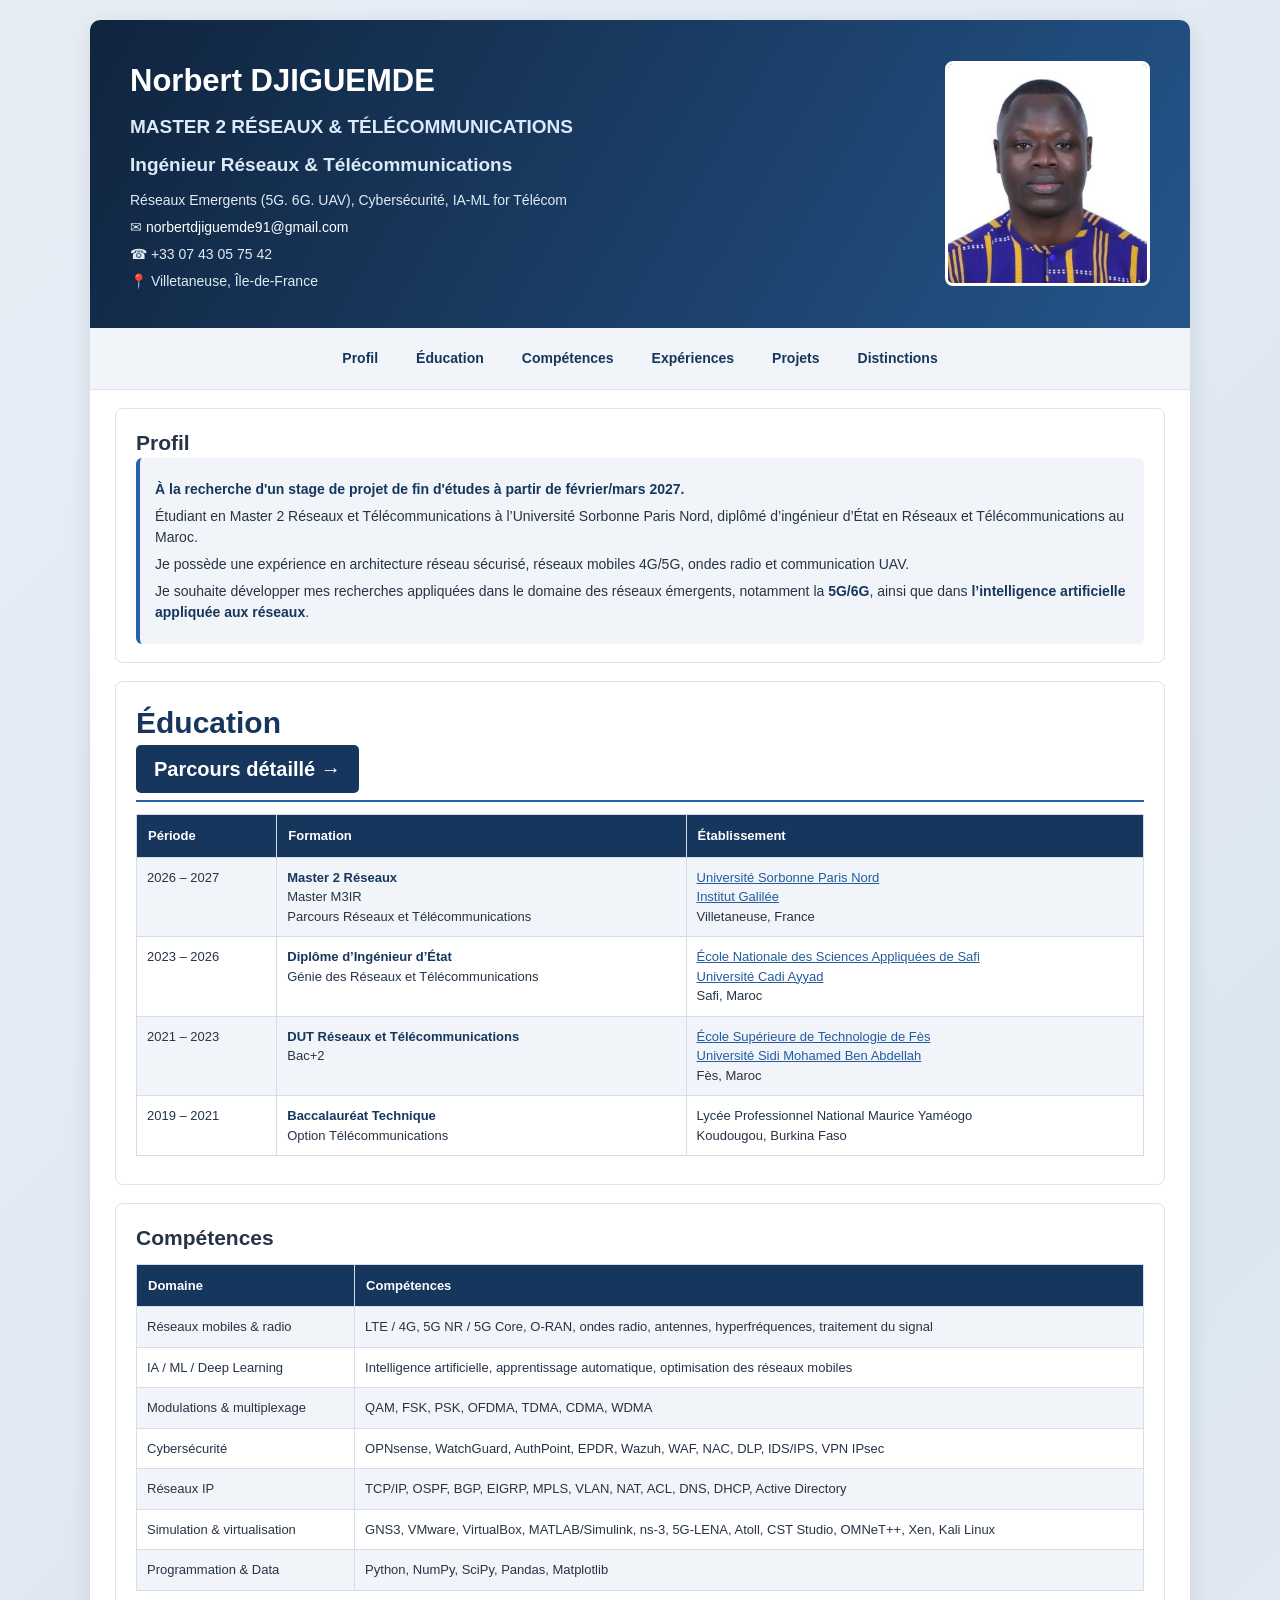
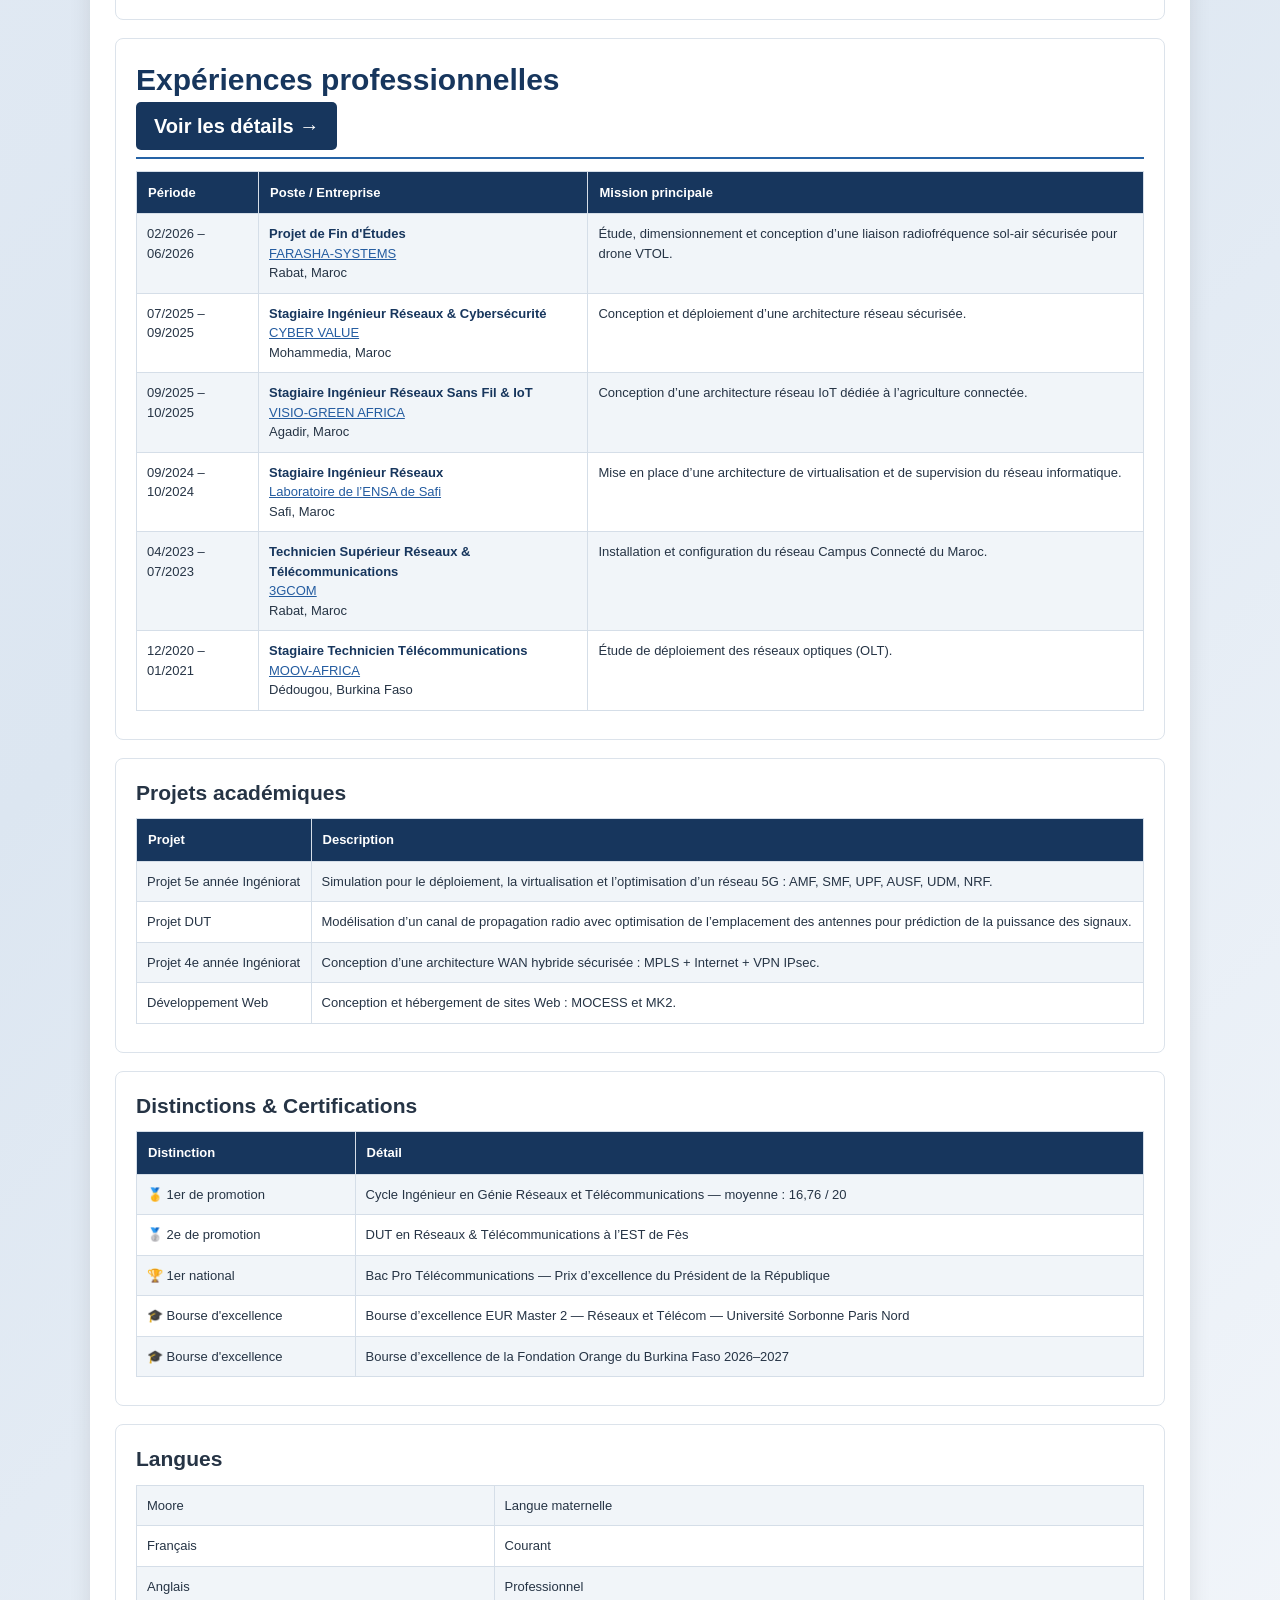
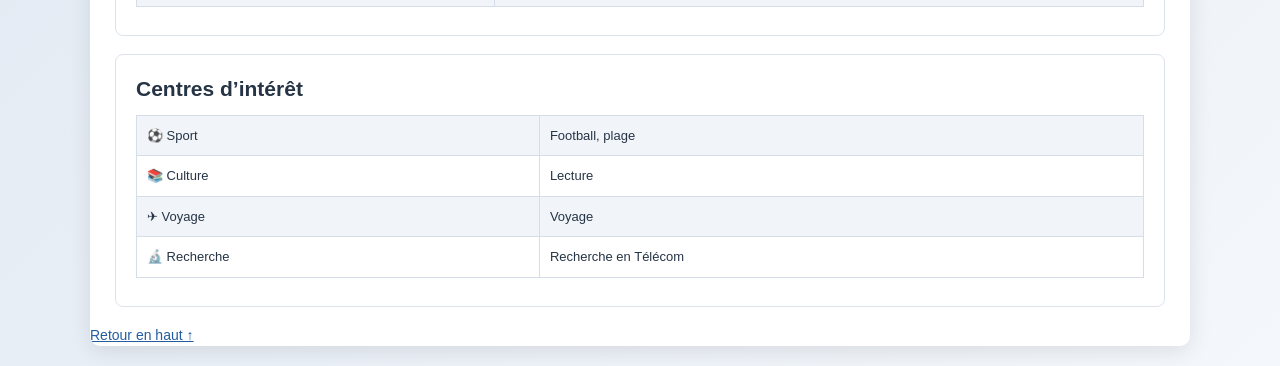
<file: tp1/index.html>
<!DOCTYPE html>
<html lang="fr">

<head>

    <meta charset="UTF-8">

    <meta name="viewport" content="width=device-width, initial-scale=1.0">

    <meta name="description"
          content="CV de Norbert DJIGUEMDE - Ingénieur Réseaux et Télécommunications">
    <title>CV - Norbert DJIGUEMDE</title>
    <!-- Feuille de style du CV -->
    <link rel="stylesheet" href="cv.css">
</head>
<body>
    <div class="container">
        <!-- =====================================================
             EN-TÊTE
        ====================================================== -->      
<header class="header">

    <div>

        <h1>Norbert DJIGUEMDE</h1>
        <h2>MASTER 2 RÉSEAUX & TÉLÉCOMMUNICATIONS</h2>
        <h2>Ingénieur Réseaux & Télécommunications</h2>

        <p>Réseaux Emergents (5G. 6G. UAV), Cybersécurité, IA-ML for Télécom </p>

        <p>
            ✉ <a href="mailto:norbertdjiguemde91@gmail.com">
            norbertdjiguemde91@gmail.com</a>
        </p>
        <p>☎ +33 07 43 05 75 42</p>

        <p>📍 Villetaneuse, Île-de-France</p>
    </div>
    <img src="image/photo.jpg" alt="Photo de Norbert DJIGUEMDE">

</header>
        <!-- =====================================================
             MENU DE NAVIGATION
        ====================================================== -->
        <nav class="navigation">

            <a href="#profil">
                Profil
            </a>
            <a href="#education">
                Éducation
            </a>
            <a href="#competences">
                Compétences
            </a>
            <a href="#experiences">
                Expériences
            </a>
            <a href="#projets">
                Projets
            </a>
            <a href="#distinctions">
                Distinctions
            </a>

        </nav>
        <!-- =====================================================
             CONTENU PRINCIPAL
        ====================================================== -->
        <main>
            <!-- =================================================
                 PROFIL
            ================================================== -->

            <section id="profil" class="section">

                <h1>
                    Profil
                </h1>


                <div class="profile">

                    <p class="objective">

                        <strong>
                            À la recherche d'un stage de projet de fin
                            d'études à partir de février/mars 2027.
                        </strong>

                    </p>


                    <p>

                        Étudiant en Master 2 Réseaux et Télécommunications
                        à l’Université Sorbonne Paris Nord, diplômé d’ingénieur
                        d’État en Réseaux et Télécommunications au Maroc.

                    </p>


                    <p>

                        Je possède une expérience en architecture réseau
                        sécurisé, réseaux mobiles 4G/5G, ondes radio et
                        communication UAV.

                    </p>


                    <p>

                        Je souhaite développer mes recherches appliquées
                        dans le domaine des réseaux émergents, notamment
                        la <strong>5G/6G</strong>, ainsi que dans
                        <strong>l’intelligence artificielle appliquée
                        aux réseaux</strong>.

                    </p>

                </div>

            </section>
            <!-- =================================================
                 ÉDUCATION
            ================================================== -->

            <section id="education" class="section">


                <div class="section-title">

                    <h1>
                        Éducation
                    </h1>


                    <!-- Page demandée par le professeur -->

                    <a href="formations.html" class="button">
                        Parcours détaillé →
                    </a>

                </div>



                <table>

                    <thead>

                        <tr>

                            <th>
                                Période
                            </th>

                            <th>
                                Formation
                            </th>

                            <th>
                                Établissement
                            </th>

                        </tr>

                    </thead>


                    <tbody>


                        <!-- =====================================
                             MASTER 2
                        ====================================== -->

                        <tr>

                            <td>
                                2026 – 2027
                            </td>


                            <td>

                                <strong>
                                    Master 2 Réseaux
                                </strong>

                                <br>

                                Master M3IR

                                <br>

                                Parcours Réseaux et
                                Télécommunications

                            </td>


                            <td>

                                <a href="https://www.univ-spn.fr/"
                                   target="_blank"
                                   rel="noopener noreferrer">

                                    Université Sorbonne Paris Nord

                                </a>

                                <br>


                                <a href="https://www.univ-spn.fr/portfolio/institut-galilee/"
                                   target="_blank"
                                   rel="noopener noreferrer">

                                    Institut Galilée

                                </a>

                                <br>

                                Villetaneuse, France

                            </td>

                        </tr>



                        <!-- =====================================
                             INGÉNIEUR
                        ====================================== -->

                        <tr>

                            <td>
                                2023 – 2026
                            </td>


                            <td>

                                <strong>
                                    Diplôme d’Ingénieur d’État
                                </strong>

                                <br>

                                Génie des Réseaux et
                                Télécommunications

                            </td>


                            <td>

                                <a href="https://ensas.uca.ma/"
                                   target="_blank"
                                   rel="noopener noreferrer">

                                    École Nationale des Sciences
                                    Appliquées de Safi

                                </a>

                                <br>


                                <a href="https://www.uca.ma/fr"
                                   target="_blank"
                                   rel="noopener noreferrer">

                                    Université Cadi Ayyad

                                </a>

                                <br>

                                Safi, Maroc

                            </td>

                        </tr>



                        <!-- =====================================
                             DUT
                        ====================================== -->

                        <tr>

                            <td>
                                2021 – 2023
                            </td>


                            <td>

                                <strong>
                                    DUT Réseaux et Télécommunications
                                </strong>

                                <br>

                                Bac+2

                            </td>


                            <td>

                                <a href="https://www.est-usmba.ac.ma/"
                                   target="_blank"
                                   rel="noopener noreferrer">

                                    École Supérieure de Technologie
                                    de Fès

                                </a>

                                <br>


                                <a href="https://www.usmba.ac.ma/"
                                   target="_blank"
                                   rel="noopener noreferrer">

                                    Université Sidi Mohamed
                                    Ben Abdellah

                                </a>

                                <br>

                                Fès, Maroc

                            </td>

                        </tr>



                        <!-- =====================================
                             BAC
                        ====================================== -->

                        <tr>

                            <td>
                                2019 – 2021
                            </td>


                            <td>

                                <strong>
                                    Baccalauréat Technique
                                </strong>

                                <br>

                                Option Télécommunications

                            </td>


                            <td>

                                Lycée Professionnel National
                                Maurice Yaméogo

                                <br>

                                Koudougou, Burkina Faso

                            </td>

                        </tr>

                    </tbody>

                </table>

            </section>



            <!-- =================================================
                 COMPÉTENCES
            ================================================== -->

            <section id="competences" class="section">

                <h1>
                    Compétences
                </h1>


                <table>

                    <thead>

                        <tr>

                            <th>
                                Domaine
                            </th>

                            <th>
                                Compétences
                            </th>

                        </tr>

                    </thead>


                    <tbody>


                        <tr>

                            <td>
                                Réseaux mobiles & radio
                            </td>

                            <td>

                                LTE / 4G, 5G NR / 5G Core,
                                O-RAN, ondes radio, antennes,
                                hyperfréquences, traitement du signal

                            </td>

                        </tr>


                        <tr>

                            <td>
                                IA / ML / Deep Learning
                            </td>

                            <td>

                                Intelligence artificielle,
                                apprentissage automatique,
                                optimisation des réseaux mobiles

                            </td>

                        </tr>


                        <tr>

                            <td>
                                Modulations & multiplexage
                            </td>

                            <td>

                                QAM, FSK, PSK, OFDMA,
                                TDMA, CDMA, WDMA

                            </td>

                        </tr>


                        <tr>

                            <td>
                                Cybersécurité
                            </td>

                            <td>

                                OPNsense, WatchGuard, AuthPoint,
                                EPDR, Wazuh, WAF, NAC,
                                DLP, IDS/IPS, VPN IPsec

                            </td>

                        </tr>


                        <tr>

                            <td>
                                Réseaux IP
                            </td>

                            <td>

                                TCP/IP, OSPF, BGP, EIGRP,
                                MPLS, VLAN, NAT, ACL,
                                DNS, DHCP, Active Directory

                            </td>

                        </tr>


                        <tr>

                            <td>
                                Simulation & virtualisation
                            </td>

                            <td>

                                GNS3, VMware, VirtualBox,
                                MATLAB/Simulink, ns-3,
                                5G-LENA, Atoll, CST Studio,
                                OMNeT++, Xen, Kali Linux

                            </td>

                        </tr>


                        <tr>

                            <td>
                                Programmation & Data
                            </td>

                            <td>

                                Python, NumPy, SciPy,
                                Pandas, Matplotlib

                            </td>

                        </tr>

                    </tbody>

                </table>

            </section>
            <!-- =================================================
                 EXPÉRIENCES
            ================================================== -->

            <section id="experiences" class="section">


                <div class="section-title">

                    <h1>
                        Expériences professionnelles
                    </h1>


                    <!-- Page demandée par le professeur -->

                    <a href="experiences.html" class="button">
                        Voir les détails →
                    </a>

                </div>

                <table>

                    <thead>

                        <tr>

                            <th>
                                Période
                            </th>

                            <th>
                                Poste / Entreprise
                            </th>

                            <th>
                                Mission principale
                            </th>

                        </tr>

                    </thead>


                    <tbody>
                        <!-- =====================================
                             FARASHA SYSTEMS
                        ====================================== -->

                        <tr>

                            <td>
                                02/2026 – 06/2026
                            </td>


                            <td>

                                <strong>
                                    Projet de Fin d'Études
                                </strong>

                                <br>


                                <a href="https://farashasystems.com/"
                                   target="_blank"
                                   rel="noopener noreferrer">

                                    FARASHA-SYSTEMS

                                </a>

                                <br>

                                Rabat, Maroc

                            </td>


                            <td>

                                Étude, dimensionnement et conception
                                d’une liaison radiofréquence sol-air
                                sécurisée pour drone VTOL.

                            </td>

                        </tr>



                        <!-- =====================================
                             CYBER VALUE
                        ====================================== -->

                        <tr>

                            <td>
                                07/2025 – 09/2025
                            </td>


                            <td>

                                <strong>
                                    Stagiaire Ingénieur Réseaux
                                    & Cybersécurité
                                </strong>

                                <br>


                                <a href="https://cyber-value.com/"
                                   target="_blank"
                                   rel="noopener noreferrer">

                                    CYBER VALUE

                                </a>

                                <br>

                                Mohammedia, Maroc

                            </td>


                            <td>

                                Conception et déploiement
                                d’une architecture réseau
                                sécurisée.

                            </td>

                        </tr>



                        <!-- =====================================
                             VISIOGREEN AFRICA
                        ====================================== -->

                        <tr>

                            <td>
                                09/2025 – 10/2025
                            </td>


                            <td>

                                <strong>
                                    Stagiaire Ingénieur
                                    Réseaux Sans Fil & IoT
                                </strong>

                                <br>


                                <a href="https://visiogreenafrica.com/"
                                   target="_blank"
                                   rel="noopener noreferrer">

                                    VISIO-GREEN AFRICA

                                </a>

                                <br>

                                Agadir, Maroc

                            </td>


                            <td>

                                Conception d’une architecture
                                réseau IoT dédiée à l’agriculture
                                connectée.

                            </td>

                        </tr>



                        <!-- =====================================
                             ENSA SAFI
                        ====================================== -->

                        <tr>

                            <td>
                                09/2024 – 10/2024
                            </td>


                            <td>

                                <strong>
                                    Stagiaire Ingénieur Réseaux
                                </strong>

                                <br>

                                <a href="https://ensas.uca.ma/"
                                   target="_blank"
                                   rel="noopener noreferrer">

                                    Laboratoire de l’ENSA de Safi

                                </a>

                                <br>

                                Safi, Maroc

                            </td>


                            <td>

                                Mise en place d’une architecture
                                de virtualisation et de supervision
                                du réseau informatique.

                            </td>

                        </tr>



                        <!-- =====================================
                             3GCOM
                        ====================================== -->

                        <tr>

                            <td>
                                04/2023 – 07/2023
                            </td>


                            <td>

                                <strong>
                                    Technicien Supérieur
                                    Réseaux & Télécommunications
                                </strong>

                                <br>


                                <a href="https://www.3gcom.ma/"
                                   target="_blank"
                                   rel="noopener noreferrer">

                                    3GCOM

                                </a>

                                <br>

                                Rabat, Maroc

                            </td>


                            <td>

                                Installation et configuration
                                du réseau Campus Connecté
                                du Maroc.

                            </td>

                        </tr>



                        <!-- =====================================
                             MOOV AFRICA
                        ====================================== -->

                        <tr>

                            <td>
                                12/2020 – 01/2021
                            </td>


                            <td>

                                <strong>
                                    Stagiaire Technicien
                                    Télécommunications
                                </strong>

                                <br>


                                <a href="https://moov-africa.bf/"
                                   target="_blank"
                                   rel="noopener noreferrer">

                                    MOOV-AFRICA

                                </a>

                                <br>

                                Dédougou, Burkina Faso

                            </td>


                            <td>

                                Étude de déploiement
                                des réseaux optiques (OLT).

                            </td>

                        </tr>

                    </tbody>

                </table>

            </section>



            <!-- =================================================
                 PROJETS ACADÉMIQUES
            ================================================== -->

            <section id="projets" class="section">

                <h1>
                    Projets académiques
                </h1>


                <table>

                    <thead>

                        <tr>

                            <th>
                                Projet
                            </th>

                            <th>
                                Description
                            </th>

                        </tr>

                    </thead>


                    <tbody>


                        <tr>

                            <td>
                                Projet 5e année Ingéniorat
                            </td>

                            <td>

                                Simulation pour le déploiement,
                                la virtualisation et l’optimisation
                                d’un réseau 5G :
                                AMF, SMF, UPF, AUSF, UDM, NRF.

                            </td>

                        </tr>


                        <tr>

                            <td>
                                Projet DUT
                            </td>

                            <td>

                                Modélisation d’un canal de propagation
                                radio avec optimisation de l’emplacement
                                des antennes pour prédiction de la
                                puissance des signaux.

                            </td>

                        </tr>


                        <tr>

                            <td>
                                Projet 4e année Ingéniorat
                            </td>

                            <td>

                                Conception d’une architecture
                                WAN hybride sécurisée :
                                MPLS + Internet + VPN IPsec.

                            </td>

                        </tr>


                        <tr>

                            <td>
                                Développement Web
                            </td>

                            <td>

                                Conception et hébergement
                                de sites Web : MOCESS et MK2.

                            </td>

                        </tr>

                    </tbody>

                </table>

            </section>



            <!-- =================================================
                 DISTINCTIONS
            ================================================== -->

            <section id="distinctions" class="section">

                <h1>
                    Distinctions & Certifications
                </h1>


                <table>

                    <thead>

                        <tr>

                            <th>
                                Distinction
                            </th>

                            <th>
                                Détail
                            </th>

                        </tr>

                    </thead>


                    <tbody>


                        <tr>

                            <td>
                                🥇 1er de promotion
                            </td>

                            <td>

                                Cycle Ingénieur en Génie Réseaux
                                et Télécommunications —
                                moyenne : 16,76 / 20

                            </td>

                        </tr>


                        <tr>

                            <td>
                                🥈 2e de promotion
                            </td>

                            <td>

                                DUT en Réseaux & Télécommunications
                                à l’EST de Fès

                            </td>

                        </tr>


                        <tr>

                            <td>
                                🏆 1er national
                            </td>

                            <td>

                                Bac Pro Télécommunications —
                                Prix d’excellence du Président
                                de la République

                            </td>

                        </tr>


                        <tr>

                            <td>
                                🎓 Bourse d'excellence
                            </td>

                            <td>

                                Bourse d’excellence EUR Master 2 —
                                Réseaux et Télécom —
                                Université Sorbonne Paris Nord

                            </td>

                        </tr>


                        <tr>

                            <td>
                                🎓 Bourse d'excellence
                            </td>

                            <td>

                                Bourse d’excellence de la
                                Fondation Orange du Burkina Faso
                                2026–2027

                            </td>

                        </tr>

                    </tbody>

                </table>

            </section>



            <!-- =================================================
                 LANGUES
            ================================================== -->

            <section class="section">

                <h1>
                    Langues
                </h1>


                <table class="small-table">

                    <tbody>

                        <tr>

                            <td>
                                Moore
                            </td>

                            <td>
                                Langue maternelle
                            </td>

                        </tr>


                        <tr>

                            <td>
                                Français
                            </td>

                            <td>
                                Courant
                            </td>

                        </tr>


                        <tr>

                            <td>
                                Anglais
                            </td>

                            <td>
                                Professionnel
                            </td>

                        </tr>

                    </tbody>

                </table>

            </section>



            <!-- =================================================
                 CENTRES D'INTÉRÊT
            ================================================== -->

            <section class="section">

                <h1>
                    Centres d’intérêt
                </h1>


                <table class="small-table">

                    <tbody>

                        <tr>

                            <td>
                                ⚽ Sport
                            </td>

                            <td>
                                Football, plage
                            </td>

                        </tr>


                        <tr>

                            <td>
                                📚 Culture
                            </td>

                            <td>
                                Lecture
                            </td>

                        </tr>


                        <tr>

                            <td>
                                ✈ Voyage
                            </td>

                            <td>
                                Voyage
                            </td>

                        </tr>


                        <tr>

                            <td>
                                🔬 Recherche
                            </td>

                            <td>
                                Recherche en Télécom
                            </td>

                        </tr>

                    </tbody>

                </table>

            </section>

        </main>



        <!-- =====================================================
             PIED DE PAGE
        ====================================================== -->

        <footer>

            <p>
                <a href="#">
                    Retour en haut ↑
                </a>
            </p>

        </footer>


    </div>

</body>

</html>
</file>
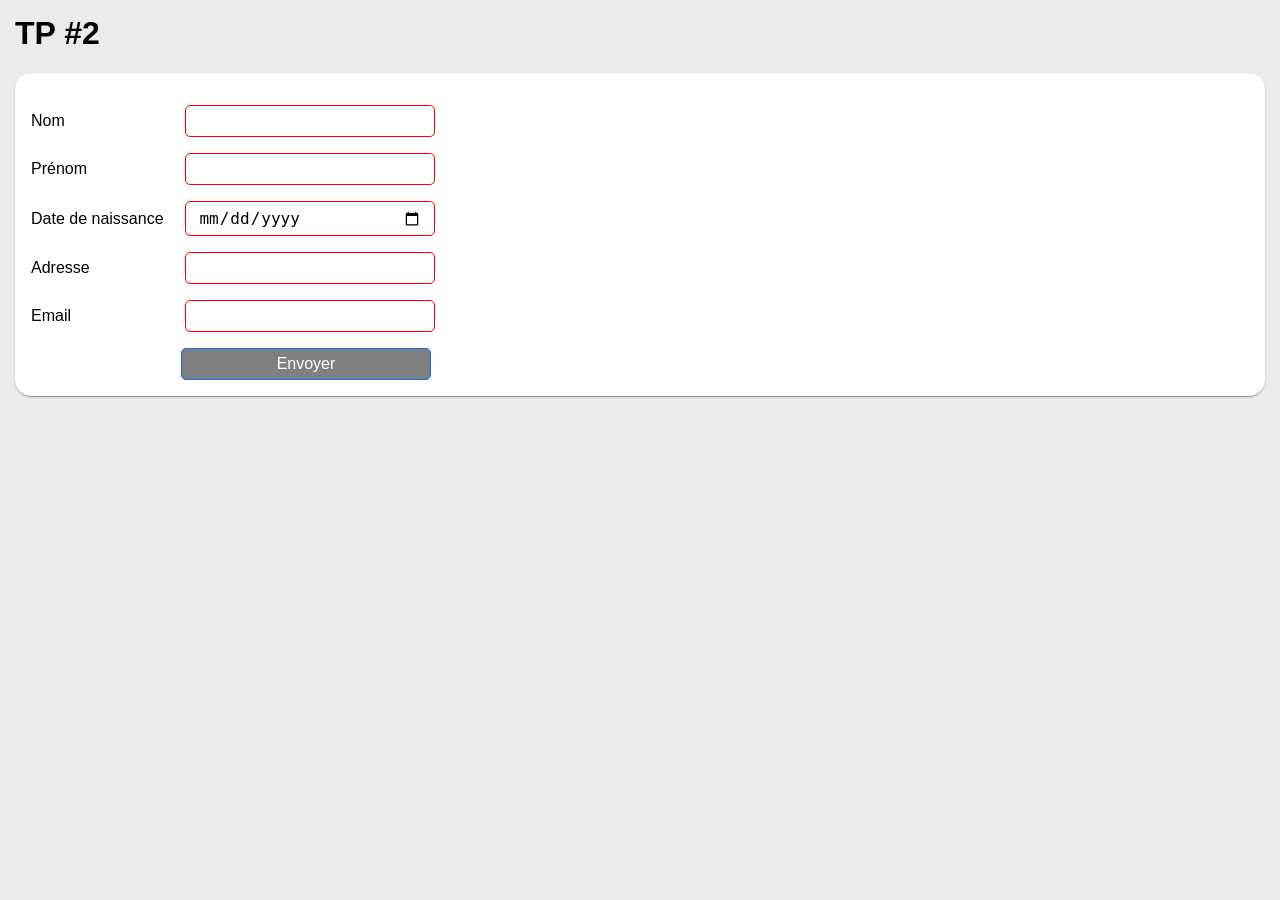
<file: tp2/index.html>
<!DOCTYPE html>
<html lang="fr">

<head>
    <meta charset="UTF-8">
    <meta name="viewport" content="width=device-width, initial-scale=1.0">

    <title>TP2</title>

    <link rel="stylesheet" href="style.css">
</head>

<body>

    <h1>TP #2</h1>

    <form action="action.html" method="get">

        <p>
            <label for="name">Nom</label>
            <input
                type="text"
                id="name"
                name="name"
                minlength="2"
                maxlength="20"
                required
            />
            <span class="icon-ok">✔</span>
        </p>

        <p>
            <label for="firstname">Prénom</label>
            <input
                type="text"
                id="firstname"
                name="firstname"
                minlength="2"
                maxlength="20"
                required
            />
            <span class="icon-ok">✔</span>
        </p>

        <p>
            <label for="birthday">Date de naissance</label>
            <input
                type="date"
                id="birthday"
                name="birthday"
                required
            />
            <span class="icon-ok">✔</span>
        </p>

        <p>
            <label for="address">Adresse</label>
            <input
                type="text"
                id="address"
                name="address"
                minlength="5"
                maxlength="50"
                required
            />
            <span class="icon-ok">✔</span>
        </p>

        <p>
            <label for="email">Email</label>
            <input
                type="email"
                id="email"
                name="email"
                minlength="5"
                maxlength="30"
                required
            />
            <span class="icon-ok">✔</span>
        </p>

        <input type="submit" class="btn-primary" value="Envoyer">

    </form>

</body>

</html>
</file>
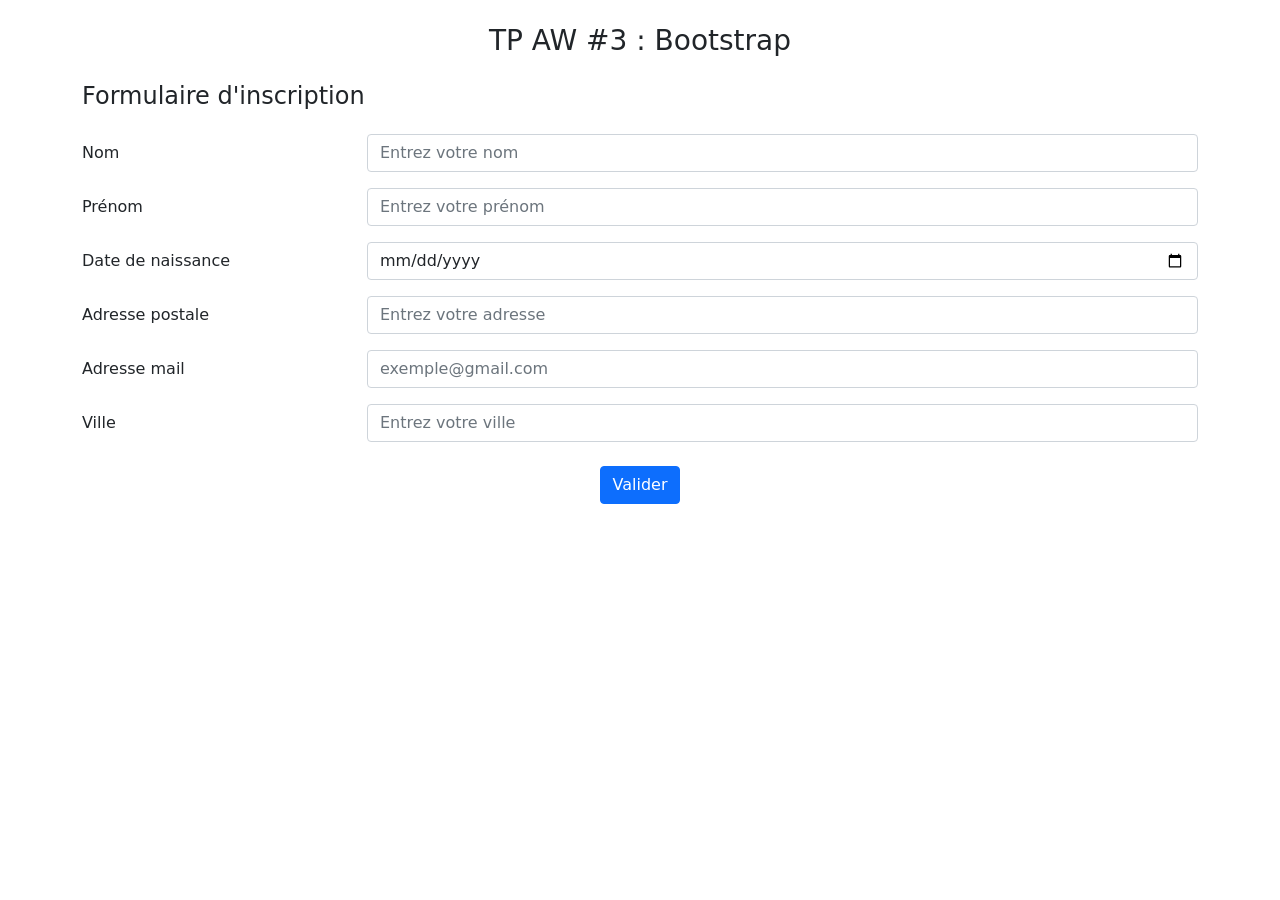
<file: tp3/index.html>
<!DOCTYPE html>
<html lang="fr">

<head>
    <meta charset="UTF-8">
    <meta name="viewport" content="width=device-width, initial-scale=1.0">

    <title>TP AW #3 : Bootstrap</title>

    <!-- CSS Bootstrap -->
    <link rel="stylesheet" href="css/bootstrap.css">

    <!-- JavaScript Bootstrap -->
    <script src="js/bootstrap.bundle.js"></script>

    <!-- Script de validation -->
    <script src="js/form-validation.js"></script>
</head>

<body>

    <div class="container">

        <h3 class="text-center mt-4 mb-4">
            TP AW #3 : Bootstrap
        </h3>

        <h4 class="mb-4">Formulaire d'inscription</h4>

        <form id="registrationForm">

            <!-- Nom -->
            <div class="row mb-3">
                <label for="name" class="col-sm-3 col-form-label">
                    Nom
                </label>

                <div class="col-sm-9">
                    <input type="text" class="form-control"
                        id="name" placeholder="Entrez votre nom">
                </div>
            </div>

            <!-- Prénom -->
            <div class="row mb-3">
                <label for="firstname" class="col-sm-3 col-form-label">
                    Prénom
                </label>

                <div class="col-sm-9">
                    <input type="text" class="form-control"
                        id="firstname" placeholder="Entrez votre prénom">
                </div>
            </div>

            <!-- Date de naissance -->
            <div class="row mb-3">
                <label for="birthday" class="col-sm-3 col-form-label">
                    Date de naissance
                </label>

                <div class="col-sm-9">
                    <input type="date" class="form-control"
                        id="birthday">
                </div>
            </div>

            <!-- Adresse postale -->
            <div class="row mb-3">
                <label for="address" class="col-sm-3 col-form-label">
                    Adresse postale
                </label>

                <div class="col-sm-9">
                    <input type="text" class="form-control"
                        id="address" placeholder="Entrez votre adresse">
                </div>
            </div>

            <!-- Adresse mail -->
            <div class="row mb-3">
                <label for="email" class="col-sm-3 col-form-label">
                    Adresse mail
                </label>

                <div class="col-sm-9">
                    <input type="email" class="form-control"
                        id="email" placeholder="exemple@gmail.com">
                </div>
            </div>

            <!-- Ville pour Google Maps -->
            <div class="row mb-3">
                <label for="city" class="col-sm-3 col-form-label">
                    Ville
                </label>

                <div class="col-sm-9">
                    <input type="text" class="form-control"
                        id="city" placeholder="Entrez votre ville">
                </div>
            </div>

            <!-- Bouton de validation -->
            <div class="text-center mt-4">
                <button type="submit" id="submit"
                    class="btn btn-primary">
                    Valider
                </button>
            </div>

        </form>

    </div>

    <!-- Fenêtre modale Bootstrap -->
    <div class="modal fade" id="myModal" tabindex="-1"
        aria-labelledby="exampleModalLabel" aria-hidden="true">

        <div class="modal-dialog">
            <div class="modal-content">

                <div class="modal-header">

                    <h5 class="modal-title" id="exampleModalLabel">
                        Résultat du formulaire
                    </h5>

                    <button type="button" class="btn-close"
                        data-bs-dismiss="modal"
                        aria-label="Close">
                    </button>

                </div>

                <div class="modal-body">
                    ...
                </div>

                <div class="modal-footer">

                    <button type="button" class="btn btn-primary"
                        data-bs-dismiss="modal">
                        OK
                    </button>

                </div>

            </div>
        </div>
    </div>

</body>
</html>
</file>
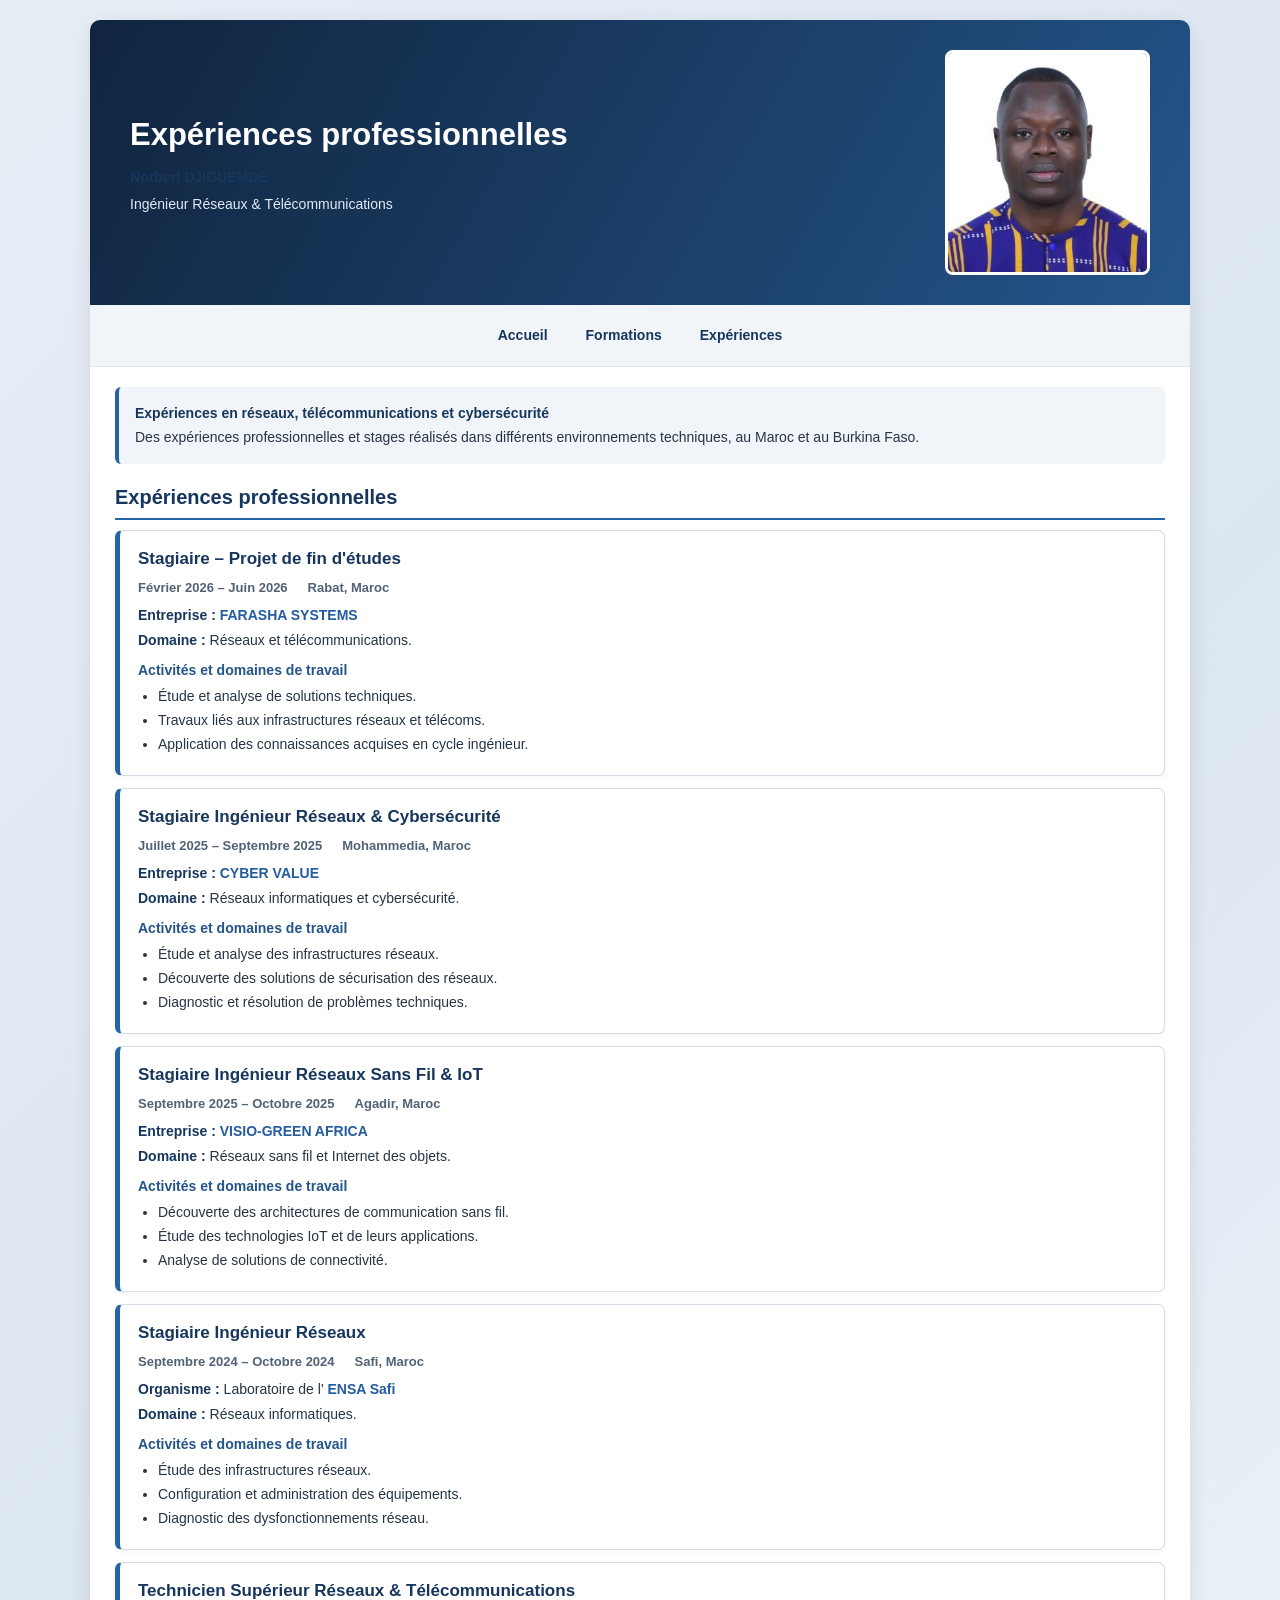
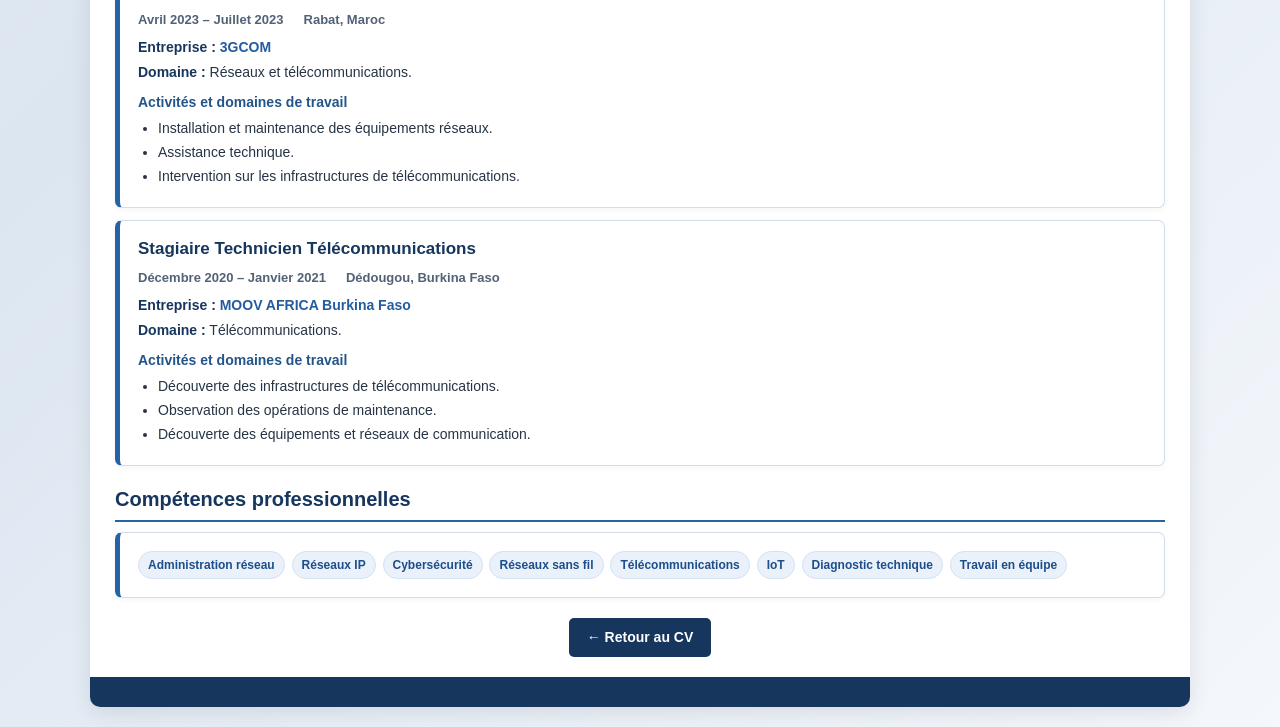
<file: tp1/experiences.html>
<!DOCTYPE html>
<html lang="fr">
<head>
    <meta charset="UTF-8">
    <meta name="viewport" content="width=device-width, initial-scale=1.0">
    <title>Expériences professionnelles - Norbert DJIGUEMDE</title>
    <link rel="stylesheet" href="cv.css">
</head>

<body>
<div class="container">

    <header class="header">
        <img src="image/photo.jpg" alt="Photo de Norbert DJIGUEMDE">
        <div>
            <h1>Expériences professionnelles</h1>
            <p><strong>Norbert DJIGUEMDE</strong></p>
            <p>Ingénieur Réseaux & Télécommunications</p>
        </div>
    </header>

    <nav class="navigation">
        <a href="index.html">Accueil</a>
        <a href="formations.html">Formations</a>
        <a href="experiences.html">Expériences</a>
    </nav>

    <main class="parcours-page">

        <div class="parcours-intro">
            <p><strong>Expériences en réseaux, télécommunications et cybersécurité</strong></p>
            <p>
                Des expériences professionnelles et stages réalisés
                dans différents environnements techniques, au Maroc
                et au Burkina Faso.
            </p>
        </div>

        <h2 class="parcours-section-title">Expériences professionnelles</h2>

        <article class="parcours-card">
            <h2>Stagiaire – Projet de fin d'études</h2>
            <div class="parcours-meta">
                <span>Février 2026 – Juin 2026</span>
                <span>Rabat, Maroc</span>
            </div>
            <p><strong>Entreprise :</strong>
                <a href="https://farashasystems.com/" target="_blank" rel="noopener noreferrer">
                    FARASHA SYSTEMS
                </a>
            </p>
            <p><strong>Domaine :</strong> Réseaux et télécommunications.</p>
            <h3>Activités et domaines de travail</h3>
            <ul>
                <li>Étude et analyse de solutions techniques.</li>
                <li>Travaux liés aux infrastructures réseaux et télécoms.</li>
                <li>Application des connaissances acquises en cycle ingénieur.</li>
            </ul>
        </article>

        <article class="parcours-card">
            <h2>Stagiaire Ingénieur Réseaux & Cybersécurité</h2>
            <div class="parcours-meta">
                <span>Juillet 2025 – Septembre 2025</span>
                <span>Mohammedia, Maroc</span>
            </div>
            <p><strong>Entreprise :</strong>
                <a href="https://cyber-value.com/" target="_blank" rel="noopener noreferrer">
                    CYBER VALUE
                </a>
            </p>
            <p><strong>Domaine :</strong> Réseaux informatiques et cybersécurité.</p>
            <h3>Activités et domaines de travail</h3>
            <ul>
                <li>Étude et analyse des infrastructures réseaux.</li>
                <li>Découverte des solutions de sécurisation des réseaux.</li>
                <li>Diagnostic et résolution de problèmes techniques.</li>
            </ul>
        </article>

        <article class="parcours-card">
            <h2>Stagiaire Ingénieur Réseaux Sans Fil & IoT</h2>
            <div class="parcours-meta">
                <span>Septembre 2025 – Octobre 2025</span>
                <span>Agadir, Maroc</span>
            </div>
            <p><strong>Entreprise :</strong>
                <a href="https://visiogreenafrica.com/" target="_blank" rel="noopener noreferrer">
                    VISIO-GREEN AFRICA
                </a>
            </p>
            <p><strong>Domaine :</strong> Réseaux sans fil et Internet des objets.</p>
            <h3>Activités et domaines de travail</h3>
            <ul>
                <li>Découverte des architectures de communication sans fil.</li>
                <li>Étude des technologies IoT et de leurs applications.</li>
                <li>Analyse de solutions de connectivité.</li>
            </ul>
        </article>

        <article class="parcours-card">
            <h2>Stagiaire Ingénieur Réseaux</h2>
            <div class="parcours-meta">
                <span>Septembre 2024 – Octobre 2024</span>
                <span>Safi, Maroc</span>
            </div>
            <p><strong>Organisme :</strong>
                Laboratoire de l'
                <a href="https://ensas.uca.ma/" target="_blank" rel="noopener noreferrer">
                    ENSA Safi
                </a>
            </p>
            <p><strong>Domaine :</strong> Réseaux informatiques.</p>
            <h3>Activités et domaines de travail</h3>
            <ul>
                <li>Étude des infrastructures réseaux.</li>
                <li>Configuration et administration des équipements.</li>
                <li>Diagnostic des dysfonctionnements réseau.</li>
            </ul>
        </article>

        <article class="parcours-card">
            <h2>Technicien Supérieur Réseaux & Télécommunications</h2>
            <div class="parcours-meta">
                <span>Avril 2023 – Juillet 2023</span>
                <span>Rabat, Maroc</span>
            </div>
            <p><strong>Entreprise :</strong>
                <a href="https://www.3gcom.ma/" target="_blank" rel="noopener noreferrer">
                    3GCOM
                </a>
            </p>
            <p><strong>Domaine :</strong> Réseaux et télécommunications.</p>
            <h3>Activités et domaines de travail</h3>
            <ul>
                <li>Installation et maintenance des équipements réseaux.</li>
                <li>Assistance technique.</li>
                <li>Intervention sur les infrastructures de télécommunications.</li>
            </ul>
        </article>

        <article class="parcours-card">
            <h2>Stagiaire Technicien Télécommunications</h2>
            <div class="parcours-meta">
                <span>Décembre 2020 – Janvier 2021</span>
                <span>Dédougou, Burkina Faso</span>
            </div>
            <p><strong>Entreprise :</strong>
                <a href="https://moov-africa.bf/" target="_blank" rel="noopener noreferrer">
                    MOOV AFRICA Burkina Faso
                </a>
            </p>
            <p><strong>Domaine :</strong> Télécommunications.</p>
            <h3>Activités et domaines de travail</h3>
            <ul>
                <li>Découverte des infrastructures de télécommunications.</li>
                <li>Observation des opérations de maintenance.</li>
                <li>Découverte des équipements et réseaux de communication.</li>
            </ul>
        </article>

        <h2 class="parcours-section-title">Compétences professionnelles</h2>

        <article class="parcours-card">
            <span class="parcours-tag">Administration réseau</span>
            <span class="parcours-tag">Réseaux IP</span>
            <span class="parcours-tag">Cybersécurité</span>
            <span class="parcours-tag">Réseaux sans fil</span>
            <span class="parcours-tag">Télécommunications</span>
            <span class="parcours-tag">IoT</span>
            <span class="parcours-tag">Diagnostic technique</span>
            <span class="parcours-tag">Travail en équipe</span>
        </article>

        <p style="text-align:center; margin-top:20px;">
            <a href="index.html" class="button">← Retour au CV</a>
        </p>

    </main>

    <footer class="footer">
    </footer>

</div>
</body>
</html>
</file>
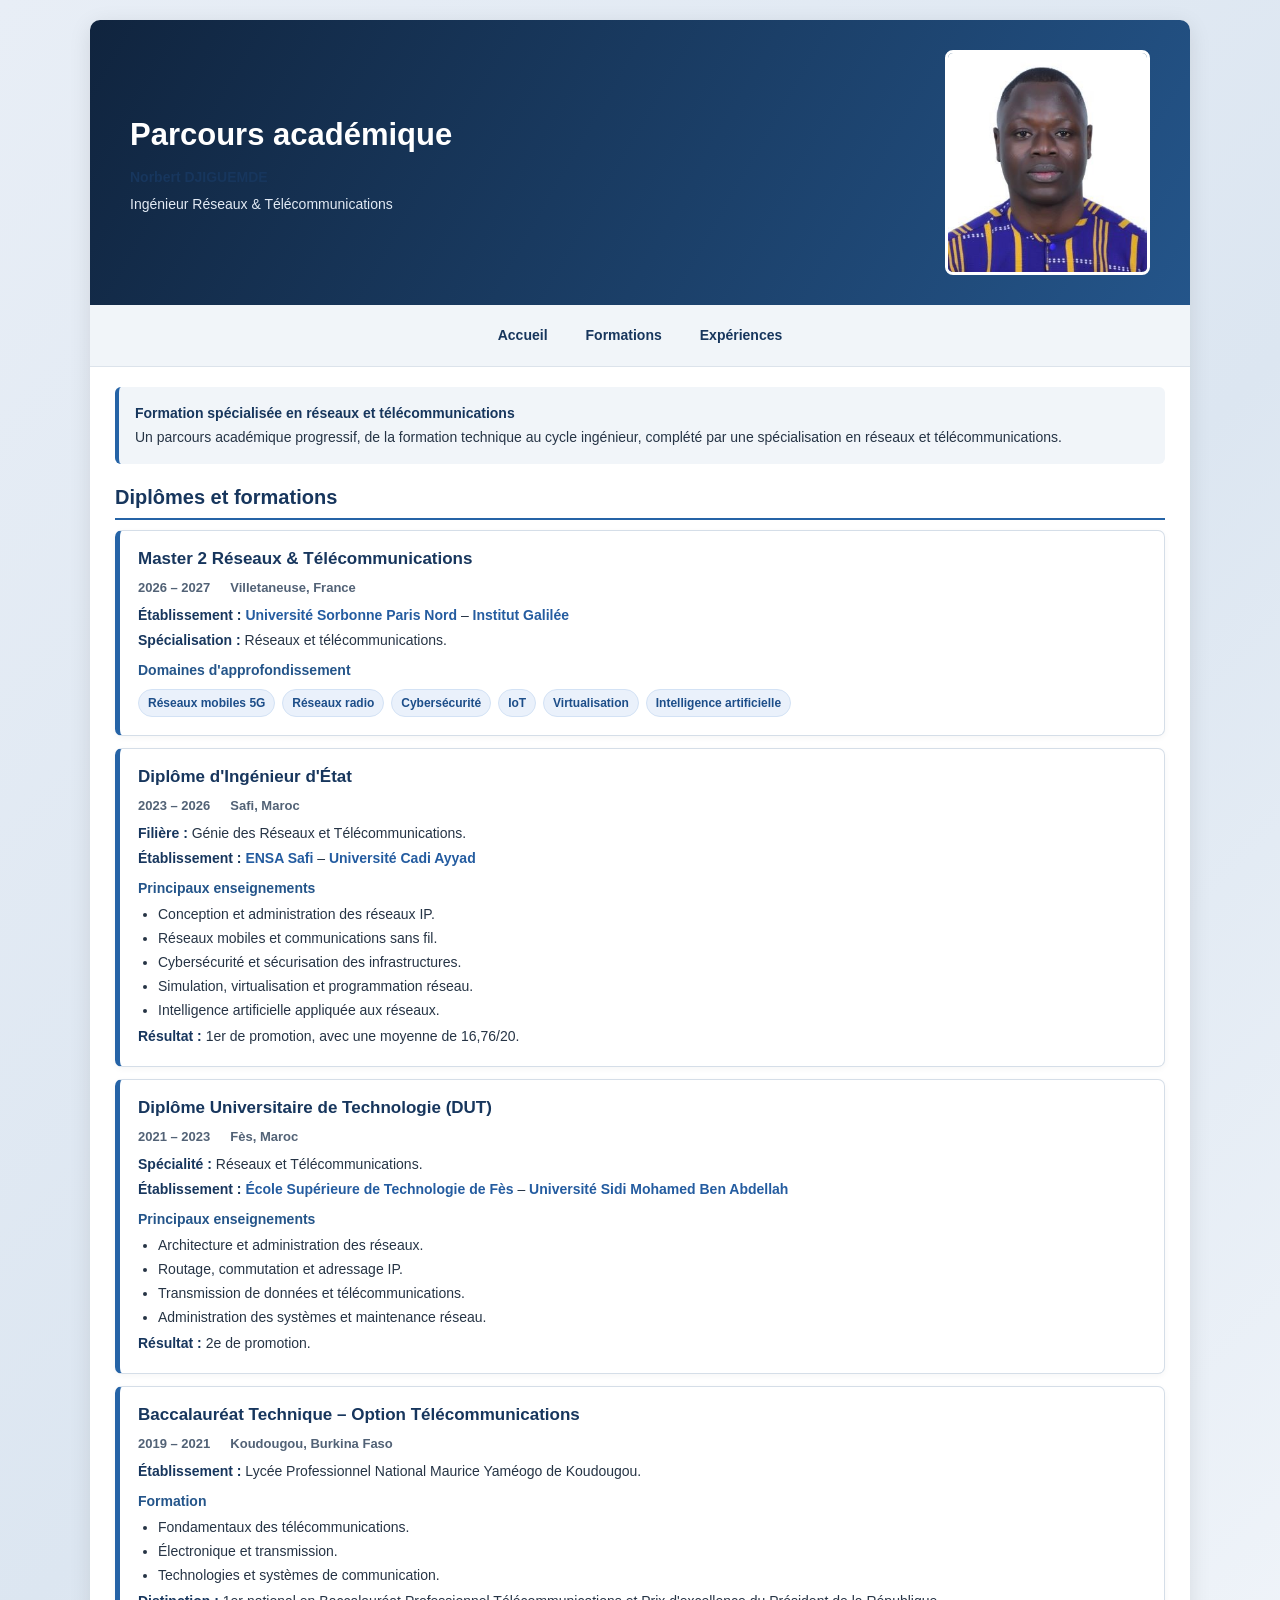
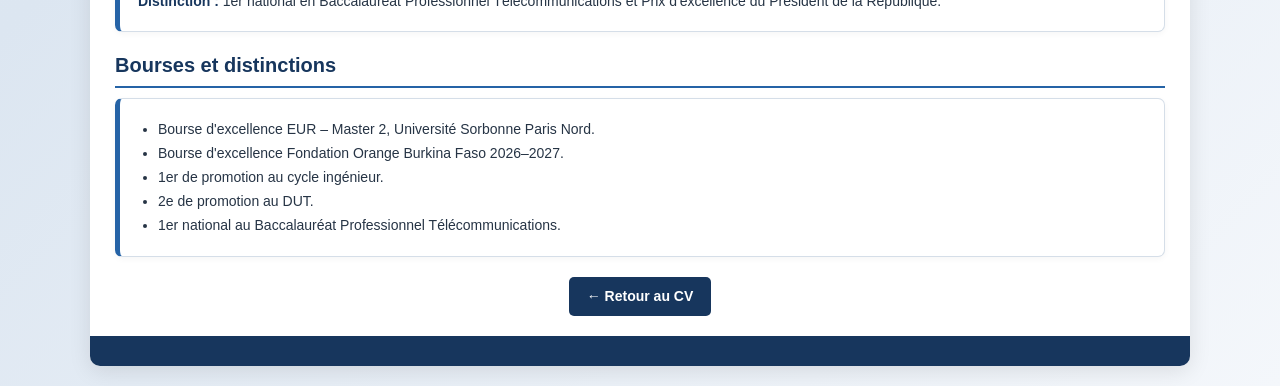
<file: tp1/formations.html>
<!DOCTYPE html>
<html lang="fr">
<head>
    <meta charset="UTF-8">
    <meta name="viewport" content="width=device-width, initial-scale=1.0">
    <title>Formations - Norbert DJIGUEMDE</title>
    <link rel="stylesheet" href="cv.css">
</head>

<body>
<div class="container">

    <header class="header">
        <img src="image/photo.jpg" alt="Photo de Norbert DJIGUEMDE">
        <div>
            <h1>Parcours académique</h1>
            <p><strong>Norbert DJIGUEMDE</strong></p>
            <p>Ingénieur Réseaux & Télécommunications</p>
        </div>
    </header>

    <nav class="navigation">
        <a href="index.html">Accueil</a>
        <a href="formations.html">Formations</a>
        <a href="experiences.html">Expériences</a>
    </nav>

    <main class="parcours-page">

        <div class="parcours-intro">
            <p><strong>Formation spécialisée en réseaux et télécommunications</strong></p>
            <p>
                Un parcours académique progressif, de la formation technique
                au cycle ingénieur, complété par une spécialisation en
                réseaux et télécommunications.
            </p>
        </div>

        <h2 class="parcours-section-title">Diplômes et formations</h2>

        <article class="parcours-card">
            <h2>Master 2 Réseaux & Télécommunications</h2>
            <div class="parcours-meta">
                <span>2026 – 2027</span>
                <span>Villetaneuse, France</span>
            </div>
            <p><strong>Établissement :</strong>
                <a href="https://www.univ-spn.fr/" target="_blank" rel="noopener noreferrer">
                    Université Sorbonne Paris Nord
                </a> – 
                <a href="https://www.univ-spn.fr/portfolio/institut-galilee/" target="_blank" rel="noopener noreferrer">
                    Institut Galilée
                </a>
            </p>
            <p><strong>Spécialisation :</strong> Réseaux et télécommunications.</p>
            <h3>Domaines d'approfondissement</h3>
            <span class="parcours-tag">Réseaux mobiles 5G</span>
            <span class="parcours-tag">Réseaux radio</span>
            <span class="parcours-tag">Cybersécurité</span>
            <span class="parcours-tag">IoT</span>
            <span class="parcours-tag">Virtualisation</span>
            <span class="parcours-tag">Intelligence artificielle</span>
        </article>

        <article class="parcours-card">
            <h2>Diplôme d'Ingénieur d'État</h2>
            <div class="parcours-meta">
                <span>2023 – 2026</span>
                <span>Safi, Maroc</span>
            </div>
            <p><strong>Filière :</strong> Génie des Réseaux et Télécommunications.</p>
            <p><strong>Établissement :</strong>
                <a href="https://ensas.uca.ma/" target="_blank" rel="noopener noreferrer">
                    ENSA Safi
                </a> –
                <a href="https://www.uca.ma/fr" target="_blank" rel="noopener noreferrer">
                    Université Cadi Ayyad
                </a>
            </p>
            <h3>Principaux enseignements</h3>
            <ul>
                <li>Conception et administration des réseaux IP.</li>
                <li>Réseaux mobiles et communications sans fil.</li>
                <li>Cybersécurité et sécurisation des infrastructures.</li>
                <li>Simulation, virtualisation et programmation réseau.</li>
                <li>Intelligence artificielle appliquée aux réseaux.</li>
            </ul>
            <p><strong>Résultat :</strong> 1er de promotion, avec une moyenne de 16,76/20.</p>
        </article>

        <article class="parcours-card">
            <h2>Diplôme Universitaire de Technologie (DUT)</h2>
            <div class="parcours-meta">
                <span>2021 – 2023</span>
                <span>Fès, Maroc</span>
            </div>
            <p><strong>Spécialité :</strong> Réseaux et Télécommunications.</p>
            <p><strong>Établissement :</strong>
                <a href="https://www.est-usmba.ac.ma/" target="_blank" rel="noopener noreferrer">
                    École Supérieure de Technologie de Fès
                </a> –
                <a href="https://www.usmba.ac.ma/" target="_blank" rel="noopener noreferrer">
                    Université Sidi Mohamed Ben Abdellah
                </a>
            </p>
            <h3>Principaux enseignements</h3>
            <ul>
                <li>Architecture et administration des réseaux.</li>
                <li>Routage, commutation et adressage IP.</li>
                <li>Transmission de données et télécommunications.</li>
                <li>Administration des systèmes et maintenance réseau.</li>
            </ul>
            <p><strong>Résultat :</strong> 2e de promotion.</p>
        </article>

        <article class="parcours-card">
            <h2>Baccalauréat Technique – Option Télécommunications</h2>
            <div class="parcours-meta">
                <span>2019 – 2021</span>
                <span>Koudougou, Burkina Faso</span>
            </div>
            <p>
                <strong>Établissement :</strong>
                Lycée Professionnel National Maurice Yaméogo de Koudougou.
            </p>
            <h3>Formation</h3>
            <ul>
                <li>Fondamentaux des télécommunications.</li>
                <li>Électronique et transmission.</li>
                <li>Technologies et systèmes de communication.</li>
            </ul>
            <p>
                <strong>Distinction :</strong> 1er national en
                Baccalauréat Professionnel Télécommunications et
                Prix d'excellence du Président de la République.
            </p>
        </article>

        <h2 class="parcours-section-title">Bourses et distinctions</h2>

        <article class="parcours-card">
            <ul>
                <li>Bourse d'excellence EUR – Master 2, Université Sorbonne Paris Nord.</li>
                <li>Bourse d'excellence Fondation Orange Burkina Faso 2026–2027.</li>
                <li>1er de promotion au cycle ingénieur.</li>
                <li>2e de promotion au DUT.</li>
                <li>1er national au Baccalauréat Professionnel Télécommunications.</li>
            </ul>
        </article>

        <p style="text-align:center; margin-top:20px;">
            <a href="index.html" class="button">← Retour au CV</a>
        </p>

    </main>

    <footer class="footer">
    </footer>

</div>
</body>
</html>
</file>
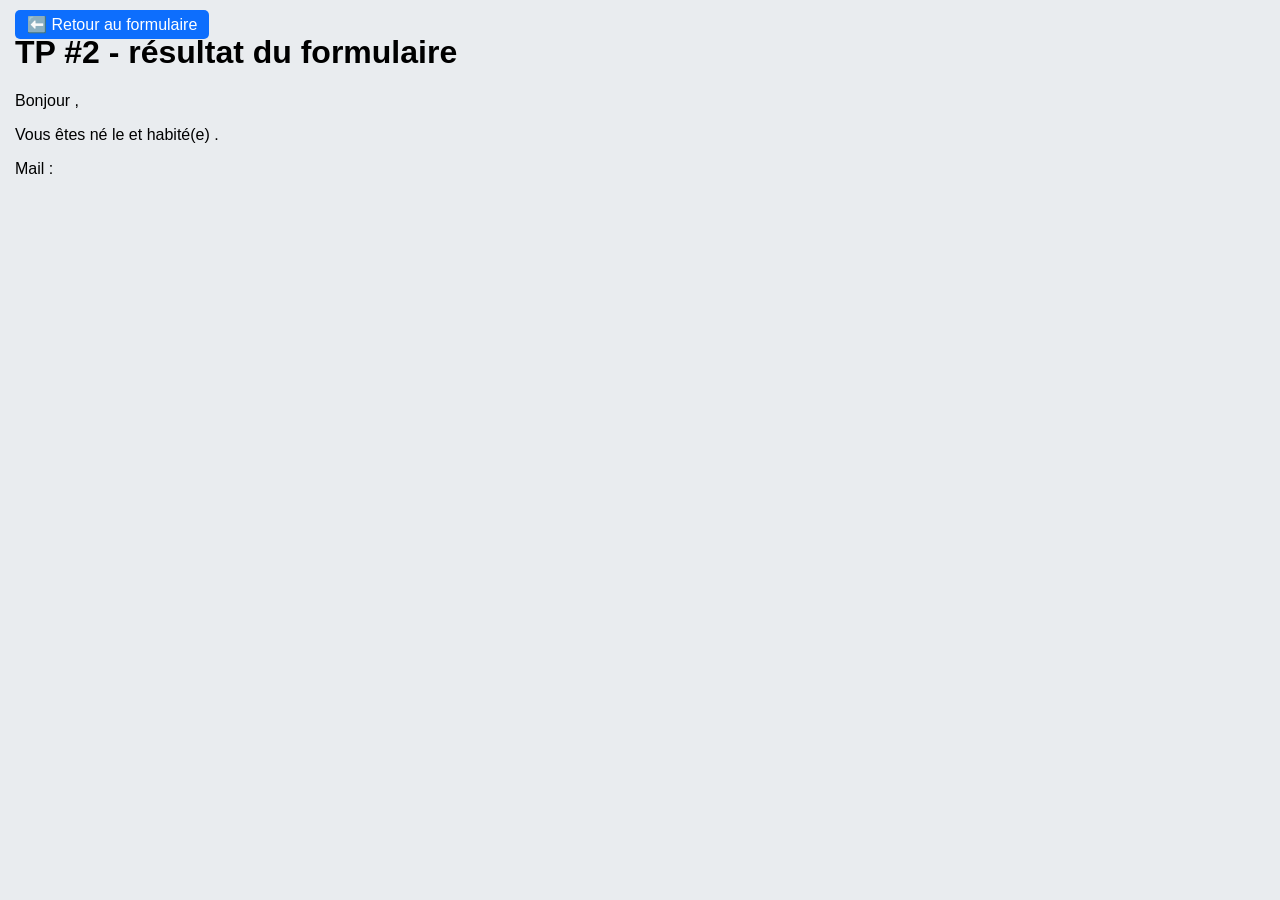
<file: tp2/action.html>
<!DOCTYPE html>
<html lang="fr">

<head>
    <meta charset="UTF-8">
    <meta name="viewport" content="width=device-width, initial-scale=1.0">

    <title>TP2 - Résultat</title>

    <link rel="stylesheet" href="style.css">

    <script
        type="text/javascript"
        src="action.js">
    </script>
</head>

<body>

    <a href="index.html" class="btn-primary">
        ⬅️ Retour au formulaire
    </a>

    <h1>TP #2 - résultat du formulaire</h1>

    <div>

        <p>
            Bonjour
            <span id="name"></span>
            <span id="firstname"></span>,
        </p>

        <p>
            Vous êtes né le
            <span id="birthday"></span>
            et habité(e)
            <a href="" id="address" target="_blank"></a>.
        </p>

        <p>
            Mail :
            <a href="" id="email"></a>
        </p>

    </div>

</body>

</html>
</file>
<file: tp1/cv.css>
/* =========================================
   1. CONFIGURATION GENERALE
========================================= */

* {
    margin: 0;
    padding: 0;
    box-sizing: border-box;
}

html {
    scroll-behavior: smooth;
}

body {
    font-family: Arial, Helvetica, sans-serif;
    font-size: 14px;
    line-height: 1.5;
    color: #263445;
    background: linear-gradient(135deg, #e8eef6, #dce6f1, #f4f7fb);
    padding: 20px;
}

/* =========================================
   2. CONTENEUR PRINCIPAL
========================================= */

.container {
    max-width: 1100px;
    margin: 0 auto;
    background: #ffffff;
    border-radius: 10px;
    overflow: hidden;
    box-shadow: 0 5px 22px rgba(0, 0, 0, 0.10);
}

/* =========================================
   3. EN-TETE
========================================= */
.header {
    display: flex;
    justify-content: space-between;
    align-items: center;
    gap: 30px;
    padding: 30px 40px;
    color: white;
    background: linear-gradient(120deg, #10243e, #24558a);
}

.header > div {
    flex: 1;
    text-align: left;
    order: 1;
}

.header h1 {
    font-size: 31px;
    color: white;
    margin: 8px 0;
}

.header h2 {
    font-size: 19px;
    color: #dce9f8;
    margin-bottom: 10px;
}

.header p {
    color: #e2eaf4;
    margin: 6px 0;
}

.header p:first-child {
    color: #a8c9ee;
    font-weight: bold;
    letter-spacing: 1px;
}

.header a {
    color: white;
    text-decoration: none;
}

.header img {
    order: 2;
    width: 205px;
    height: 225px;
    object-fit: cover;
    border: 3px solid white;
    border-radius: 8px;
}

/* AFFICHAGE SUR TELEPHONE */

@media screen and (max-width: 600px) {
    .header {
        flex-direction: column-reverse;
        text-align: center;
        padding: 20px;
    }

    .header > div {
        text-align: center;
    }

    .header img {
        width: 125px;
        height: 145px;
    }
}

/* =========================================
   4. NAVIGATION
========================================= */

.navigation {
    display: flex;
    justify-content: center;
    flex-wrap: wrap;
    gap: 8px;
    padding: 12px;
    background: #f1f5f9;
    border-bottom: 1px solid #dce3eb;
}

.navigation a {
    display: inline-block;
    padding: 8px 15px;
    color: #17365d;
    text-decoration: none;
    font-weight: bold;
    border-radius: 5px;
    transition: all 0.3s ease;
}

.navigation a:hover {
    background: #17365d;
    color: #ffffff;
}

/* =========================================
   5. SECTIONS GENERALES
========================================= */

.section {
    margin: 18px 25px;
    padding: 18px 20px;
    background: #ffffff;
    border: 1px solid #dce3eb;
    border-radius: 8px;
}

.section-title {
    color: #17365d;
    font-size: 20px;
    margin-bottom: 12px;
    padding-bottom: 7px;
    border-bottom: 2px solid #2563a6;
}

.section h3 {
    color: #24558a;
    font-size: 15px;
    margin: 12px 0 6px;
}

.section p {
    margin: 6px 0;
}

.section ul {
    margin: 7px 0 7px 22px;
}

.section li {
    margin-bottom: 4px;
}

/* =========================================
   6. TABLEAUX DU CV
========================================= */

table {
    width: 100%;
    border-collapse: collapse;
    margin: 10px 0;
    background: #ffffff;
    font-size: 13px;
}

th {
    padding: 11px;
    text-align: left;
    color: #ffffff;
    background: #17365d;
    border: 1px solid #d5dee8;
}

td {
    padding: 10px;
    border: 1px solid #d5dee8;
    vertical-align: top;
}

tbody tr:nth-child(odd) {
    background: #f1f5f9;
}

tbody tr:hover {
    background: #e1edfa;
    transition: background 0.2s ease;
}

/* =========================================
   7. LIENS
========================================= */

a {
    color: #245ca0;
    transition: color 0.2s ease;
}

a:hover {
    color: #e67e22;
}

/* =========================================
   8. BOUTONS
========================================= */

.button {
    display: inline-block;
    padding: 9px 18px;
    color: #ffffff !important;
    background: #17365d;
    text-decoration: none;
    border-radius: 5px;
    font-weight: bold;
    transition: background 0.3s ease;
}

.button:hover {
    background: #e67e22;
}

/* =========================================
   9. PAGES FORMATIONS ET EXPERIENCES
========================================= */

.parcours-page {
    padding: 20px 25px;
}

.parcours-intro {
    margin-bottom: 15px;
    padding: 13px 16px;
    background: #f1f5f9;
    border-left: 4px solid #2563a6;
    border-radius: 6px;
}

.parcours-intro p {
    margin: 3px 0;
}

.parcours-section-title {
    color: #17365d;
    font-size: 20px;
    margin: 18px 0 10px;
    padding-bottom: 6px;
    border-bottom: 2px solid #2563a6;
}

.parcours-card {
    margin-bottom: 12px;
    padding: 15px 18px;
    background: #ffffff;
    border: 1px solid #d5dee8;
    border-left: 5px solid #2563a6;
    border-radius: 7px;
    box-shadow: 0 2px 6px rgba(0, 0, 0, 0.04);
}

.parcours-card h2 {
    color: #17365d;
    font-size: 17px;
    margin-bottom: 6px;
}

.parcours-card h3 {
    color: #24558a;
    font-size: 14px;
    margin: 9px 0 5px;
}

.parcours-card p {
    margin: 4px 0;
}

.parcours-card ul {
    margin: 5px 0 5px 20px;
}

.parcours-card li {
    margin-bottom: 3px;
}

.parcours-meta {
    display: flex;
    flex-wrap: wrap;
    gap: 5px 20px;
    margin-bottom: 8px;
    color: #526276;
    font-size: 13px;
}

.parcours-meta span {
    font-weight: bold;
}

.parcours-card a {
    color: #245ca0;
    font-weight: bold;
    text-decoration: none;
}

.parcours-card a:hover {
    color: #e67e22;
    text-decoration: underline;
}

/* Etiquettes de competences */

.parcours-tag {
    display: inline-block;
    margin: 3px 3px 3px 0;
    padding: 4px 9px;
    color: #1d4e89;
    background: #eaf1fb;
    border: 1px solid #d3e2f5;
    border-radius: 20px;
    font-size: 12px;
    font-weight: bold;
}

/* =========================================
   10. PROFIL ET AUTRES ELEMENTS
========================================= */

.profile {
    padding: 15px;
    background: #f1f5f9;
    border-left: 4px solid #2563a6;
    border-radius: 6px;
}

strong {
    color: #17365d;
}

/* =========================================
   11. PIED DE PAGE
========================================= */

.footer {
    padding: 15px;
    text-align: center;
    color: #ffffff;
    background: #17365d;
    font-size: 12px;
}

.footer p {
    margin: 0;
}

/* =========================================
   12. ADAPTATION TABLETTES
========================================= */

@media screen and (max-width: 900px) {

    body {
        padding: 12px;
    }

    .header {
        padding: 20px;
    }

    .section {
        margin: 14px;
    }

    .parcours-page {
        padding: 15px;
    }

}

/* =========================================
   13. ADAPTATION TELEPHONES
========================================= */

@media screen and (max-width: 600px) {

    body {
        padding: 0;
        font-size: 13px;
    }

    .container {
        width: 100%;
        border-radius: 0;
    }

    .header {
        flex-direction: column;
        text-align: center;
        gap: 12px;
        padding: 20px 12px;
    }

    .header img {
        width: 115px;
        height: 115px;
    }

    .header h1 {
        font-size: 21px;
    }

    .navigation {
        gap: 4px;
        padding: 8px;
    }

    .navigation a {
        padding: 7px 9px;
        font-size: 12px;
    }

    .section {
        margin: 10px;
        padding: 13px;
    }

    .section-title {
        font-size: 17px;
    }

    .parcours-page {
        padding: 12px;
    }

    .parcours-card {
        padding: 12px;
        margin-bottom: 10px;
    }

    .parcours-card h2 {
        font-size: 16px;
    }

    .parcours-section-title {
        font-size: 18px;
    }

    .parcours-meta {
        flex-direction: column;
        gap: 3px;
    }

    /* Défilement horizontal des tableaux */

    table {
        display: block;
        overflow-x: auto;
        white-space: normal;
        min-width: 100%;
    }

    th, td {
        padding: 8px;
        font-size: 12px;
    }

}

/* =========================================
   14. ACCESSIBILITE
========================================= */

a:focus,
button:focus {
    outline: 2px solid #e67e22;
    outline-offset: 3px;
}
</file>
<file: tp2/style.css>
body {
    background-color: #e9ecef;
    font-family: Arial, sans-serif;
    margin: 0;
    padding: 15px;
}

h1 {
    margin-top: 0;
}

form {
    background-color: white;
    border-radius: 16px;
    padding: 16px;
    box-shadow: 0 2px 1px -1px #0003,
                0 1px 1px #00000024,
                0 1px 3px #0000001f;
}

label {
    width: 150px;
    display: inline-block;
}

input {
    width: 250px;
    padding: 6px 12px;
    border-radius: 5px;
    border: 1px solid gray;
    font-size: 1rem;
    box-sizing: border-box;
}

/* Champ invalide */
input:invalid {
    border-color: red;
}

/* Cacher le ✔ lorsque le champ est invalide */
input:invalid + .icon-ok {
    display: none;
}

/* Afficher le ✔ lorsque le champ est valide */
input:valid + .icon-ok {
    display: inline-block;
}

/* Bouton grisé si le formulaire est invalide */
form:invalid input[type="submit"] {
     margin-left: 150px;
    background-color: gray;
}

.btn-primary {
    border-radius: 5px;
    padding: 6px 12px;
    background-color: #0d6efd;
    border-color: #0d6efd;
    color: #fff;
    cursor: pointer;
    text-decoration: none;
}
</file>
